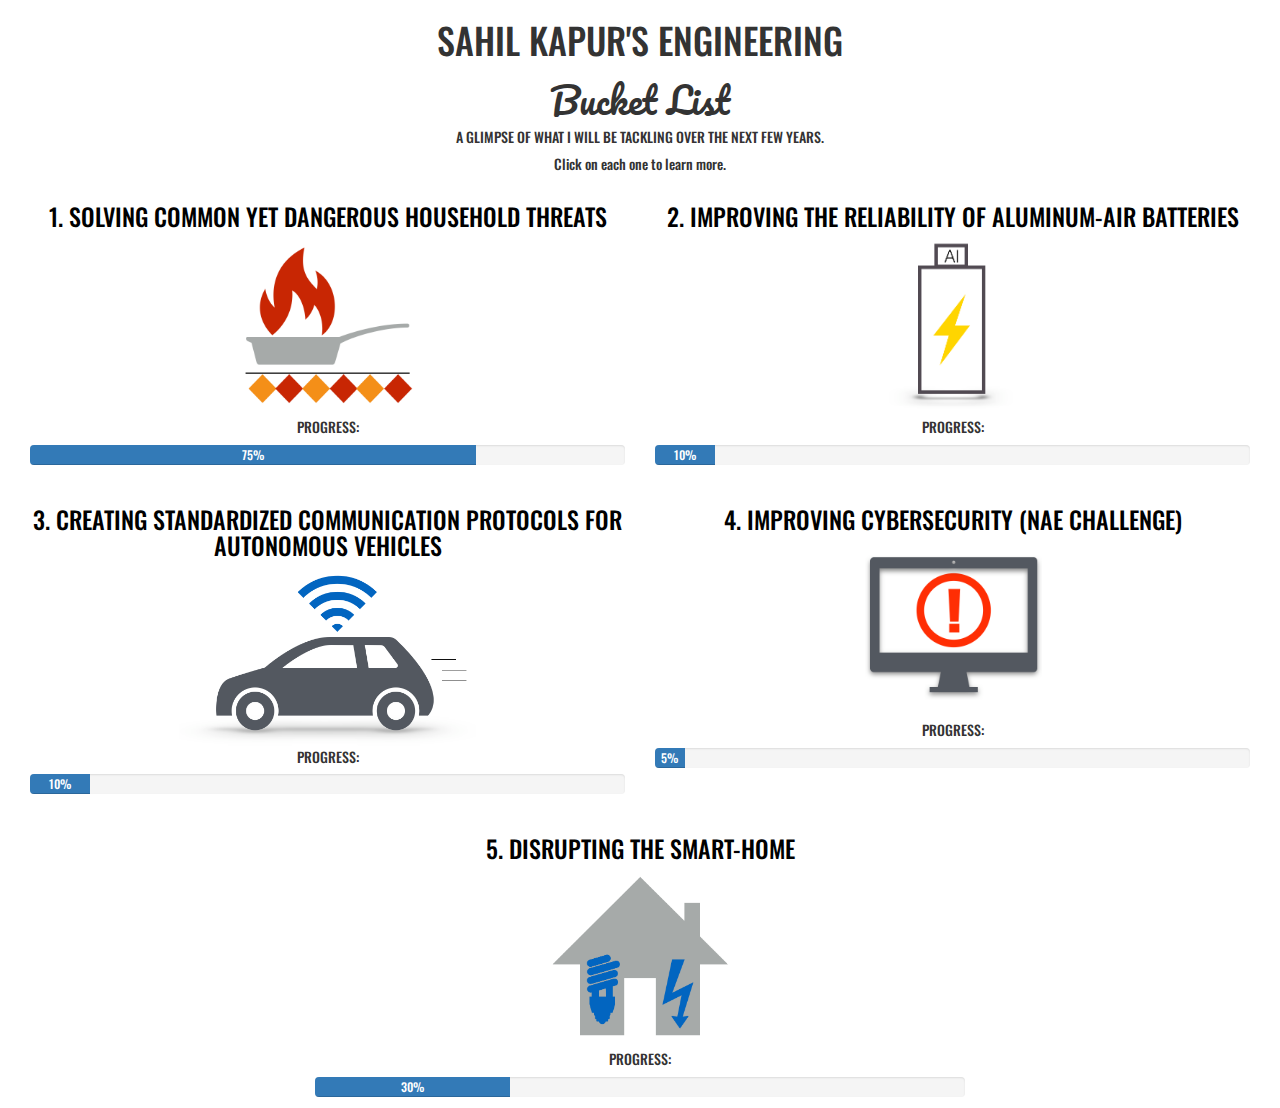
<file: index.html>
<html>
	<head>
		<meta name = "viewport" content="initial-scale=1.0">
		<link href="CSS/bootstrap.css" rel="stylesheet">
		<link href="CSS/organize.css" rel="stylesheet">
		<link rel="icon" href="icon.png">
		<link href="https://fonts.googleapis.com/css?family=Oswald|Pacifico" rel="stylesheet">
		<title>Engineering Bucket List</title>

		<script>
			function goTo(page)
			{
				window.location = page+".html";
			}
		</script>

	</head>

	<body>
		<h1 class="text-center theme-font">SAHIL KAPUR'S ENGINEERING</h1>
		<h1 class="text-center title-font">Bucket List</h1>
		<h5 class="text-center theme-font">A GLIMPSE OF WHAT I WILL BE TACKLING OVER THE NEXT FEW YEARS.
		<button class="center"><h5>Click on each one to learn more.</h5></button>

		<div class="container-fluid theme-font">
			<button class="col-md-6 custom-container" onclick="goTo(1)">
				<a href="1.html"><h3 class="text-center">1. SOLVING COMMON YET DANGEROUS HOUSEHOLD THREATS</h3>
				<img class="list-element" src="1.png"></a>
				<p class="text-center">PROGRESS:</p>
				<div class="progress custom-progress-bar">
					<div class="progress-bar" role="progressbar" aria-valuenow="75" aria-valuemin="0" aria-valuemax="100" style="width: 75%;">
						75%
					</div>
				</div>
			</button>
			<!--<hr class="hr">-->

			<button class="col-md-6 custom-container" onclick="goTo(2)" onhover="styl">
				<h3 class="text-center"><a href="2.html">2. IMPROVING THE RELIABILITY OF ALUMINUM-AIR BATTERIES</a></h3>
				<img class="list-element" src="2.png">
				<p class="text-center">PROGRESS:</p>
				<div class="progress custom-progress-bar">
					<div class="progress-bar" role="progressbar" aria-valuenow="10" aria-valuemin="0" aria-valuemax="100" style="width: 10%;">
						10%
					</div>
				</div>
			</button>

			<button class="col-md-6 custom-container" onclick="goTo(3)">
				<h3 class="text-center"><a href="3.html">3. CREATING STANDARDIZED COMMUNICATION PROTOCOLS FOR AUTONOMOUS VEHICLES</a></h3>
				<img class="list-element" src="3.png">
				<p class="text-center">PROGRESS:</p>
				<div class="progress custom-progress-bar">
					<div class="progress-bar" role="progressbar" aria-valuenow="10" aria-valuemin="0" aria-valuemax="100" style="width: 10%;">
						10%
					</div>
				</div>
			</button>

			<button class="col-md-6 custom-container" onclick="goTo(4)">
				<h3 class="text-center"><a href="4.html">4. IMPROVING CYBERSECURITY (NAE CHALLENGE)</a></h3>
				<img class="list-element" src="4.png">
				<p class="text-center">PROGRESS:</p>
				<div class="progress custom-progress-bar">
					<div class="progress-bar" role="progressbar" aria-valuenow="5" aria-valuemin="0" aria-valuemax="100" style="width: 5%;">
						5%
					</div>
				</div>
			</button>

			<div class="custom-container">
				<button class=" col-md-12 center" onclick="goTo(5)">
					<h3 class="text-center"><a href="5.html">5. DISRUPTING THE SMART-HOME</a></h3>
					<img class="list-element" src="5.png">
					<p class="text-center">PROGRESS:</p>
					<div class="progress custom-progress-bar">
						<div class="progress-bar" role="progressbar" aria-valuenow="30" aria-valuemin="0" aria-valuemax="100" style="width: 30%;">
							30%
						</div>
					</div>
				</button>
			</div>
		</div>
	</body>
</html>
</file>
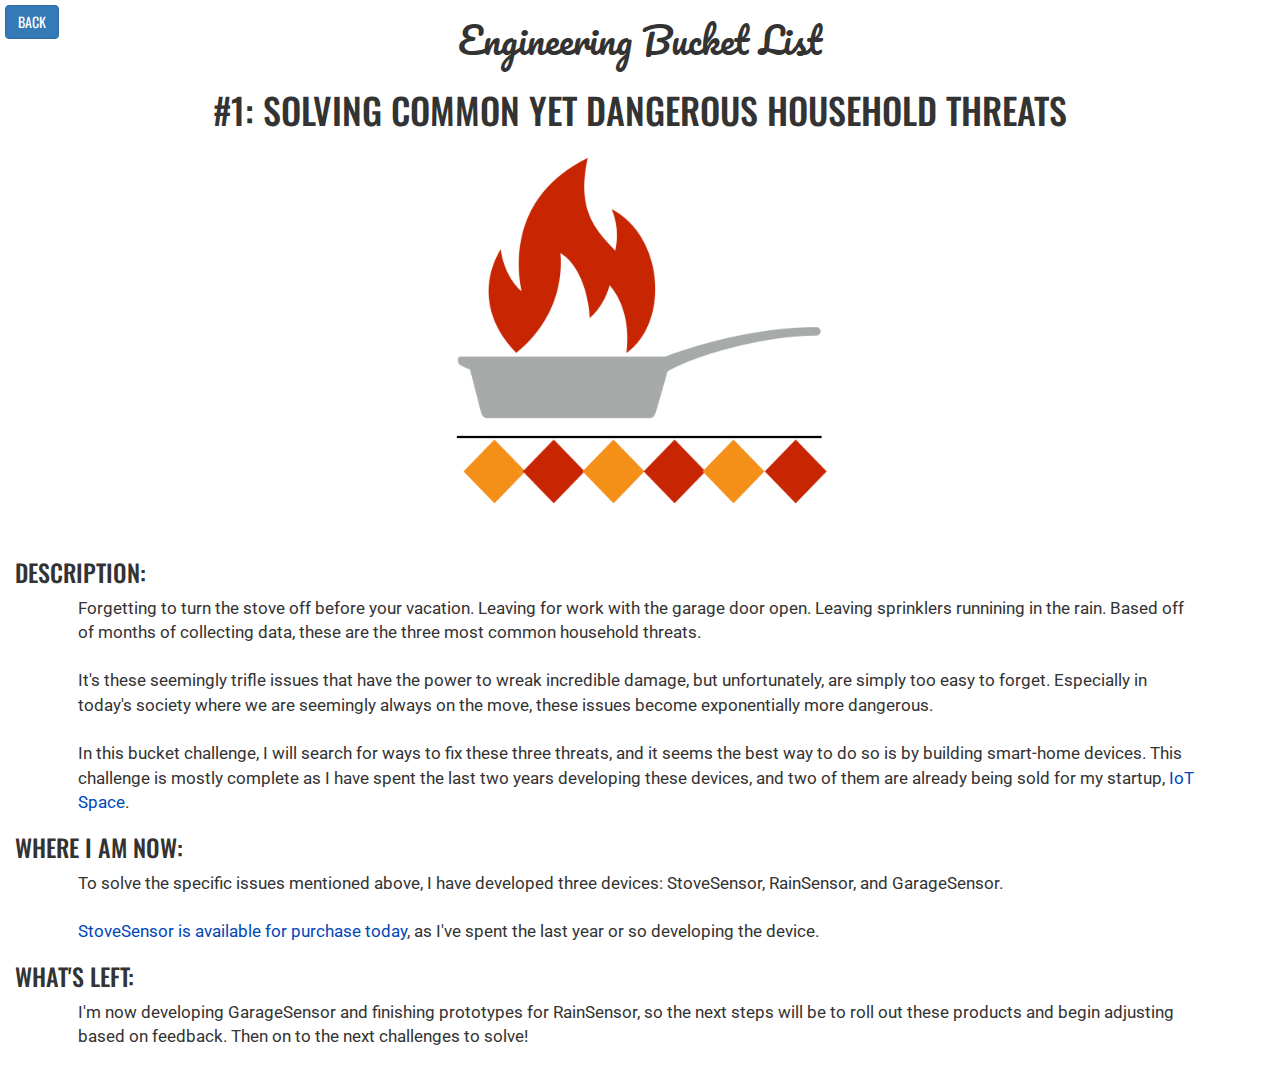
<file: 1.html>
<html>
	<head>
		<meta name = "viewport" content="initial-scale=1.0">
		<link href="CSS/bootstrap.css" rel="stylesheet">
		<link href="CSS/organize.css" rel="stylesheet">
		<link rel="icon" href="icon.png">
		<link href="https://fonts.googleapis.com/css?family=Oswald|Pacifico|Roboto" rel="stylesheet">

		<script>
			function goTo()
			{
				window.location = "index.html";
			}
		</script>

	</head>

	<body>
		<button class="btn btn-primary back theme-font" onclick="goTo()">BACK</button>
		<h1 class="text-center title-font">Engineering Bucket List</h1>

		<div class="container-fluid custom-container theme-font">
			<h1 class="text-center"> #1: SOLVING COMMON YET DANGEROUS HOUSEHOLD THREATS</h1>
			<img src="1.png" class="title-img">

			<h3 class="theme-font">DESCRIPTION:</h5>
			<p class=" description">
				Forgetting to turn the stove off before your vacation. Leaving for work with the garage door open. Leaving sprinklers runnining in the rain. Based off of months of collecting data, these are the three most common household threats.
				<br>
				<br>
				It's these seemingly trifle issues that have the power to wreak incredible damage, but unfortunately, are simply too easy to forget. Especially in today's society where we are seemingly always on the move, these issues become exponentially more dangerous.
				<br><br>
				In this bucket challenge, I will search for ways to fix these three threats, and it seems the best way to do so is by building smart-home devices. This challenge is mostly complete as I have spent the last two years developing these devices, and two of them are already being sold for my startup, <a class="blue" target="_blank" href="http://www.iotspace.tech">IoT Space</a>.


			</p>

			<h3 class="theme-font">WHERE I AM NOW:</h5>
				<p class="description">
					To solve the specific issues mentioned above, I have developed three devices: StoveSensor, RainSensor, and GarageSensor.
					<br><br>
					<a target="_blank" class="blue" href="http://www.iotspace.tech">StoveSensor is available for purchase today</a>, as I've spent the last year or so developing the device.
				</p>

			<h3 class="theme-font">WHAT'S LEFT:</h3>
				<p class="description">
					I'm now developing GarageSensor and finishing prototypes for RainSensor, so the next steps will be to roll out these products and begin adjusting based on feedback. Then on to the next challenges to solve!
				</p>
		</div>
	</body>
</html>
</file>
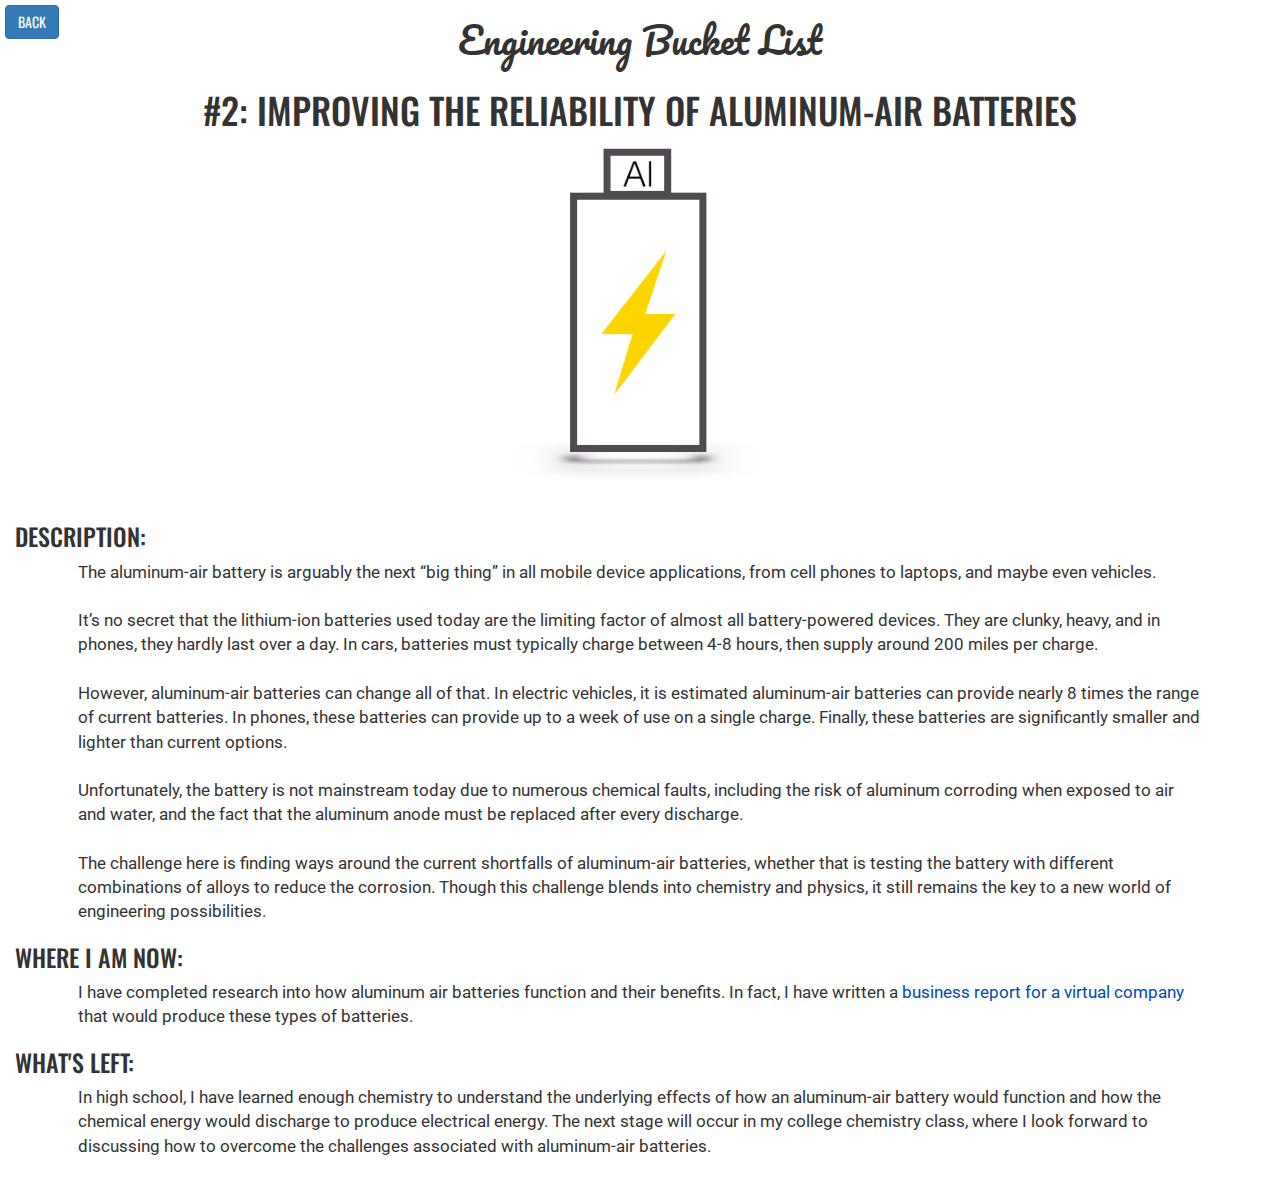
<file: 2.html>
<html>
	<head>
		<meta name = "viewport" content="initial-scale=1.0">
		<link href="CSS/bootstrap.css" rel="stylesheet">
		<link href="CSS/organize.css" rel="stylesheet">
		<link rel="icon" href="icon.png">
		<link href="https://fonts.googleapis.com/css?family=Oswald|Pacifico|Roboto" rel="stylesheet">

		<title>Engineering Bucket List</title>

		<script>
			function goTo()
			{
				window.location = "index.html";
			}
		</script>

	</head>

	<body>
		<button class="btn btn-primary back theme-font" onclick="goTo()">BACK</button>
		<h1 class="text-center title-font">Engineering Bucket List</h1>

		<div class="container-fluid custom-container theme-font">
			<h1 class="text-center"> #2: IMPROVING THE RELIABILITY OF ALUMINUM-AIR BATTERIES</h1>
			<img src="2.png" class="title-img">

			<h3 class="theme-font">DESCRIPTION:</h5>
			<p class=" description">
				The aluminum-air battery is arguably the next “big thing” in all mobile device applications, from cell phones to laptops, and maybe even vehicles.
				<br><br>
				It’s no secret that the lithium-ion batteries used today are the limiting factor of almost all battery-powered devices. They are clunky, heavy, and in phones, they hardly last over a day. In cars, batteries must typically charge between 4-8 hours, then supply around 200 miles per charge. 
				<br><br>
				However, aluminum-air batteries can change all of that. In electric vehicles, it is estimated aluminum-air batteries can provide nearly 8 times the range of current batteries. In phones, these batteries can provide up to a week of use on a single charge. Finally, these batteries are significantly smaller and lighter than current options.
				<br><br>
				Unfortunately, the battery is not mainstream today due to numerous chemical faults, including the risk of aluminum corroding when exposed to air and water, and the fact that the aluminum anode must be replaced after every discharge. 
				<br><br>
				The challenge here is finding ways around the current shortfalls of aluminum-air batteries, whether that is testing the battery with different combinations of alloys to reduce the corrosion. Though this challenge blends into chemistry and physics, it still remains the key to a new world of engineering possibilities.

			</p>

			<h3 class="theme-font">WHERE I AM NOW:</h5>
				<p class="description">
					I have completed research into how aluminum air batteries function and their benefits. In fact, I have written a <a class="blue" href="flexbattery.pdf" target="_blank">business report for a virtual company</a> that would produce these types of batteries.					
				</p>

			<h3 class="theme-font">WHAT'S LEFT:</h3>
				<p class="description">
					In high school, I have learned enough chemistry to understand the underlying effects of how an aluminum-air battery would function and how the chemical energy would discharge to produce electrical energy. The next stage will occur in my college chemistry class, where I look forward to discussing how to overcome the challenges associated with aluminum-air batteries.
				</p>
		</div>
	</body>
</html>
</file>
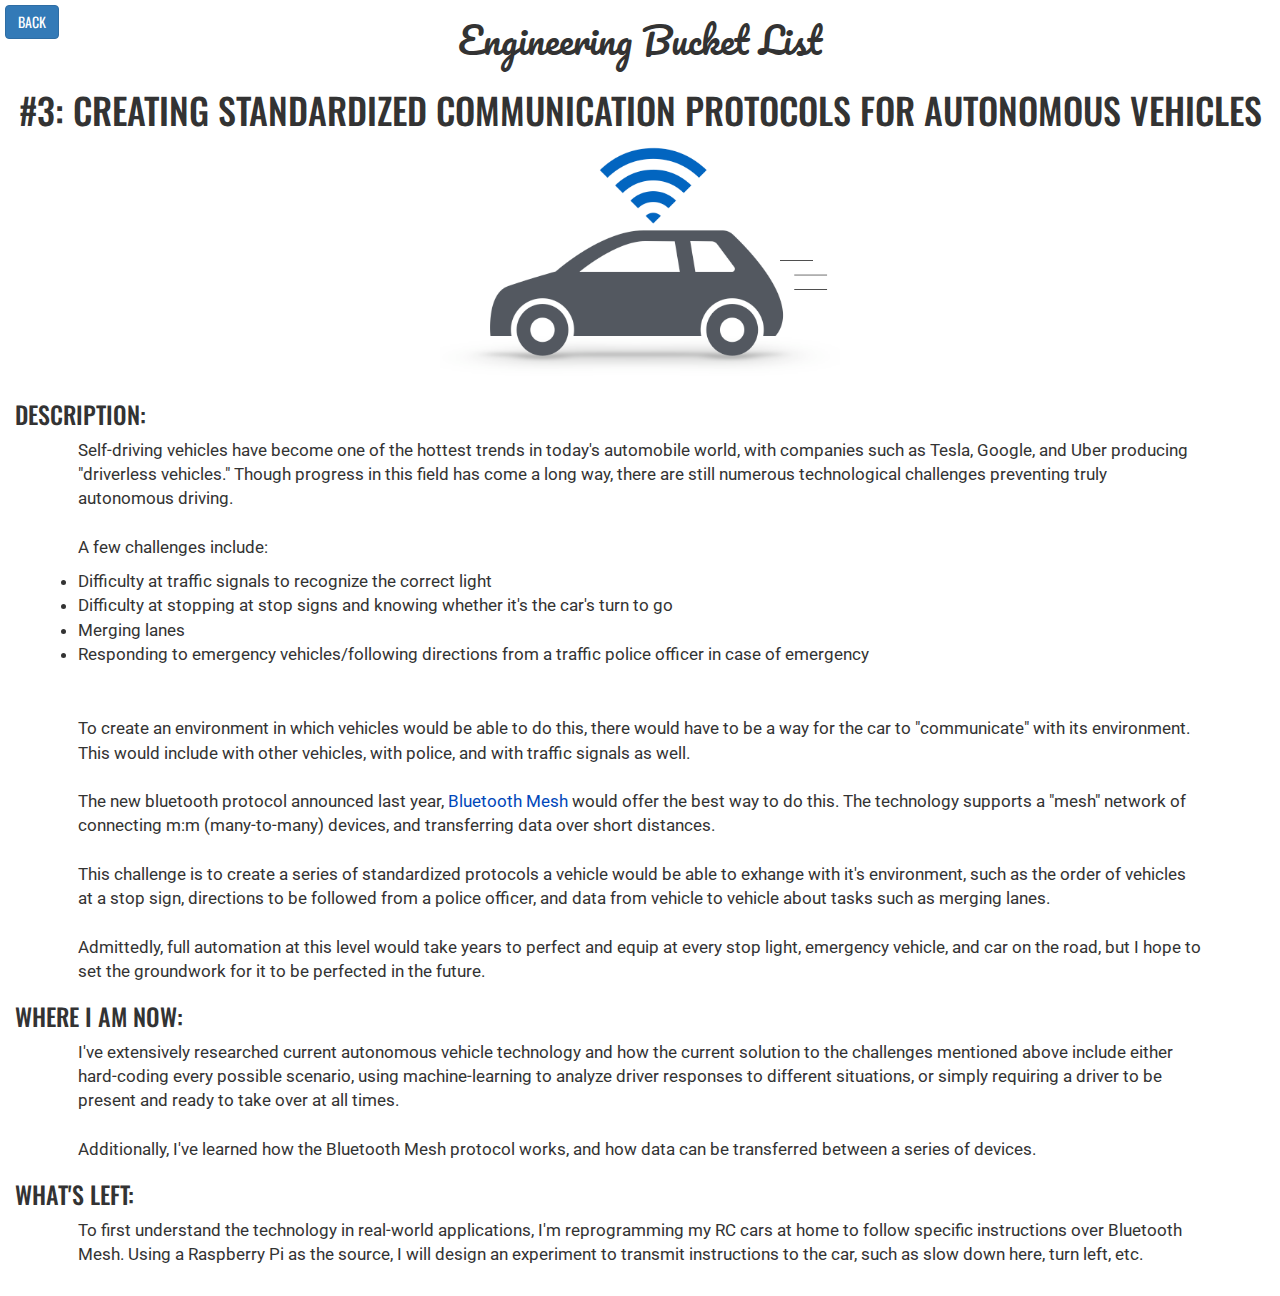
<file: 3.html>
<html>
	<head>
		<meta name = "viewport" content="initial-scale=1.0">
		<link href="CSS/bootstrap.css" rel="stylesheet">
		<link href="CSS/organize.css" rel="stylesheet">
		<link rel="icon" href="icon.png">
		<link href="https://fonts.googleapis.com/css?family=Oswald|Pacifico|Roboto" rel="stylesheet">

		<title>Engineering Bucketlist</title>

		<script>
			function goTo()
			{
				window.location = "index.html";
			}
		</script>

	</head>

	<body>
		<button class="btn btn-primary back theme-font" onclick="goTo()">BACK</button>
		<h1 class="text-center title-font">Engineering Bucket List</h1>

		<div class="container-fluid custom-container theme-font">
			<h1 class="text-center"> #3: CREATING STANDARDIZED COMMUNICATION PROTOCOLS FOR AUTONOMOUS VEHICLES</h1>
			<img src="3.png" class="title-img">

			<h3 class="theme-font">DESCRIPTION:</h5>
			<p class=" description">
				Self-driving vehicles have become one of the hottest trends in today's automobile world, with companies such as Tesla, Google, and Uber producing "driverless vehicles." Though progress in this field has come a long way, there are still numerous technological challenges preventing truly autonomous driving.
				<br><br>
				A few challenges include:
			</p>
			<ul class="description">
				<li>Difficulty at traffic signals to recognize the correct light</li>
				<li>Difficulty at stopping at stop signs and knowing whether it's the car's turn to go</li>
				<li>Merging lanes</li>
				<li>Responding to emergency vehicles/following directions from a traffic police officer in case of emergency</li>
			</ul>
			<br><br>
			<p class="description">
				To create an environment in which vehicles would be able to do this, there would have to be a way for the car to "communicate" with its environment. This would include with other vehicles, with police, and with traffic signals as well.<br><br>

				The new bluetooth protocol announced last year, <a href="https://www.bluetooth.com/bluetooth-technology/topology-options/le-mesh" target="_blank" class="blue">Bluetooth Mesh</a> would offer the best way to do this. The technology supports a "mesh" network of connecting m:m (many-to-many) devices, and transferring data over short distances. 
				<br><br>

				This challenge is to create a series of standardized protocols a vehicle would be able to exhange with it's environment, such as the order of vehicles at a stop sign, directions to be followed from a police officer, and data from vehicle to vehicle about tasks such as merging lanes.
				<br><br>
				Admittedly, full automation at this level would take years to perfect and equip at every stop light, emergency vehicle, and car on the road, but I hope to set the groundwork for it to be perfected in the future.


			</p>

			<h3 class="theme-font">WHERE I AM NOW:</h5>
				<p class="description">
					I've extensively researched current autonomous vehicle technology and how the current solution to the challenges mentioned above include either hard-coding every possible scenario, using machine-learning to analyze driver responses to different situations, or simply requiring a driver to be present and ready to take over at all times.
					<br>
					<br>
					Additionally, I've learned how the Bluetooth Mesh protocol works, and how data can be transferred between a series of devices.
				</p>

			<h3 class="theme-font">WHAT'S LEFT:</h3>
			<p class="description">
				To first understand the technology in real-world applications, I'm reprogramming my RC cars at home to follow specific instructions over Bluetooth Mesh. Using a Raspberry Pi as the source, I will design an experiment to transmit instructions to the car, such as slow down here, turn left, etc.
			</p>  

		</div>
	</body>
</html>
</file>
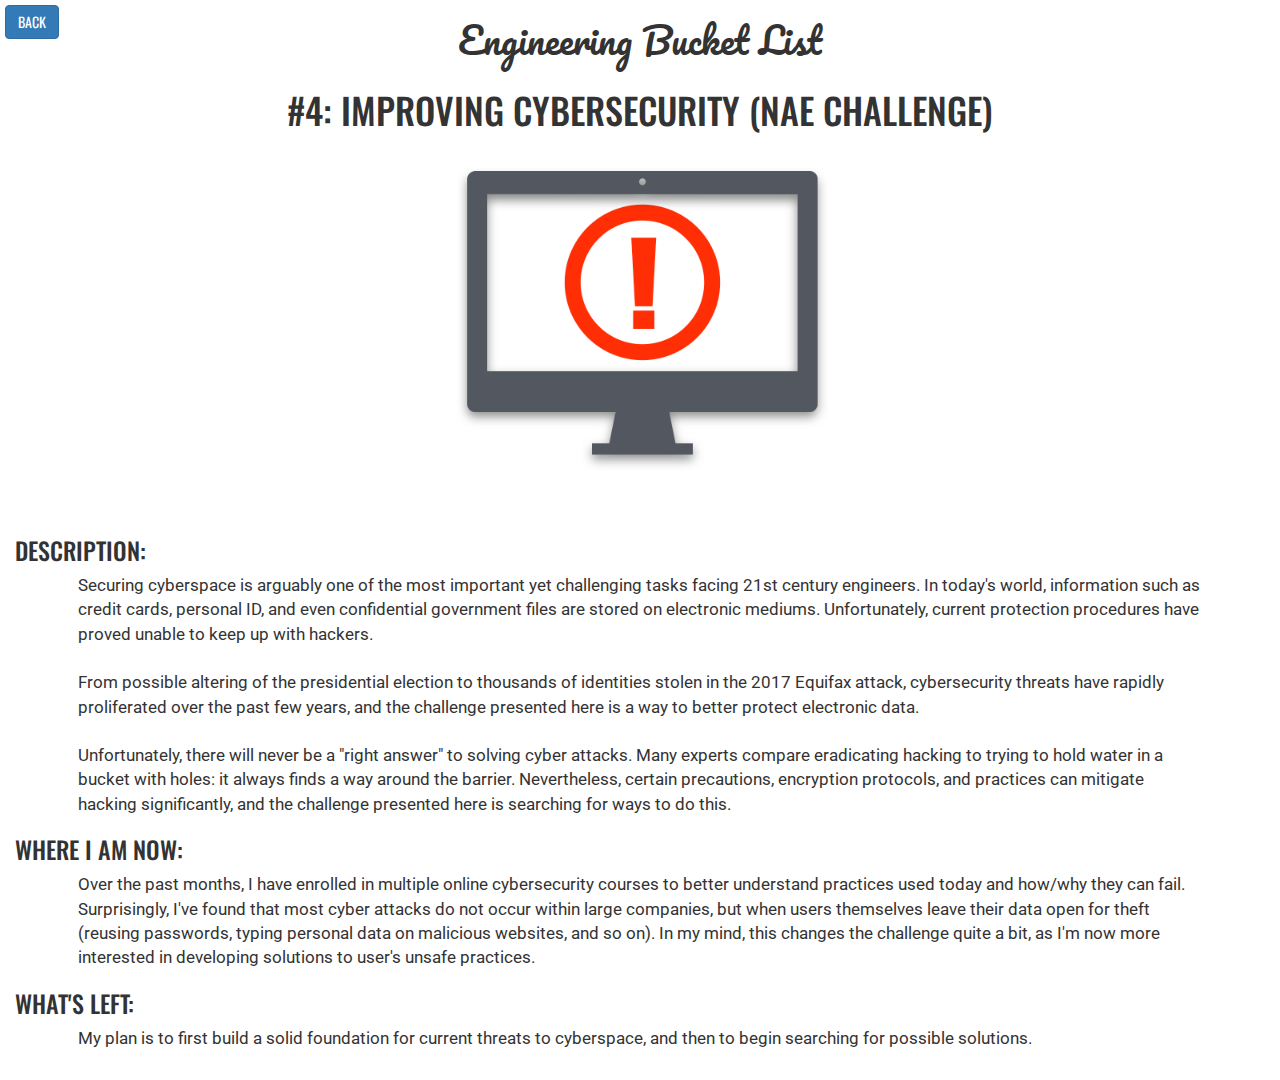
<file: 4.html>
<html>
	<head>
		<meta name = "viewport" content="initial-scale=1.0">
		<link href="CSS/bootstrap.css" rel="stylesheet">
		<link href="CSS/organize.css" rel="stylesheet">
		<link rel="icon" href="icon.png">
		<link href="https://fonts.googleapis.com/css?family=Oswald|Pacifico|Roboto" rel="stylesheet">

		<script>
			function goTo()
			{
				window.location = "index.html";
			}
		</script>

	</head>

	<body>
		<button class="btn btn-primary back theme-font" onclick="goTo()">BACK</button>
		<h1 class="text-center title-font">Engineering Bucket List</h1>

		<div class="container-fluid custom-container theme-font">
			<h1 class="text-center"> #4: IMPROVING CYBERSECURITY (NAE CHALLENGE)</h1>
			<img src="4.png" class="title-img">

			<h3 class="theme-font">DESCRIPTION:</h5>
			<p class=" description">
				Securing cyberspace is arguably one of the most important yet challenging tasks facing 21st century engineers. In today's world, information such as credit cards, personal ID, and even confidential government files are stored on electronic mediums. Unfortunately, current protection procedures have proved unable to keep up with hackers.
				<br><br>
				From possible altering of the presidential election to thousands of identities stolen in the 2017 Equifax attack, cybersecurity threats have rapidly proliferated over the past few years, and the challenge presented here is a way to better protect electronic data.
				<br><br>
				Unfortunately, there will never be a "right answer" to solving cyber attacks. Many experts compare eradicating hacking to trying to hold water in a bucket with holes: it always finds a way around the barrier. Nevertheless, certain precautions, encryption protocols, and practices can mitigate hacking significantly, and the challenge presented here is searching for ways to do this.


			</p>

			<h3 class="theme-font">WHERE I AM NOW:</h5>
				<p class="description">
					Over the past months, I have enrolled in multiple online cybersecurity courses to better understand practices used today and how/why they can fail. Surprisingly, I've found that most cyber attacks do not occur within large companies, but when users themselves leave their data open for theft (reusing passwords, typing personal data on malicious websites, and so on). In my mind, this changes the challenge quite a bit, as I'm now more interested in developing solutions to user's unsafe practices.
				</p>

			<h3 class="theme-font">WHAT'S LEFT:</h3>
				<p class="description">My plan is to first build a solid foundation for current threats to cyberspace, and then to begin searching for possible solutions.</p>

		</div>
	</body>
</html>
</file>
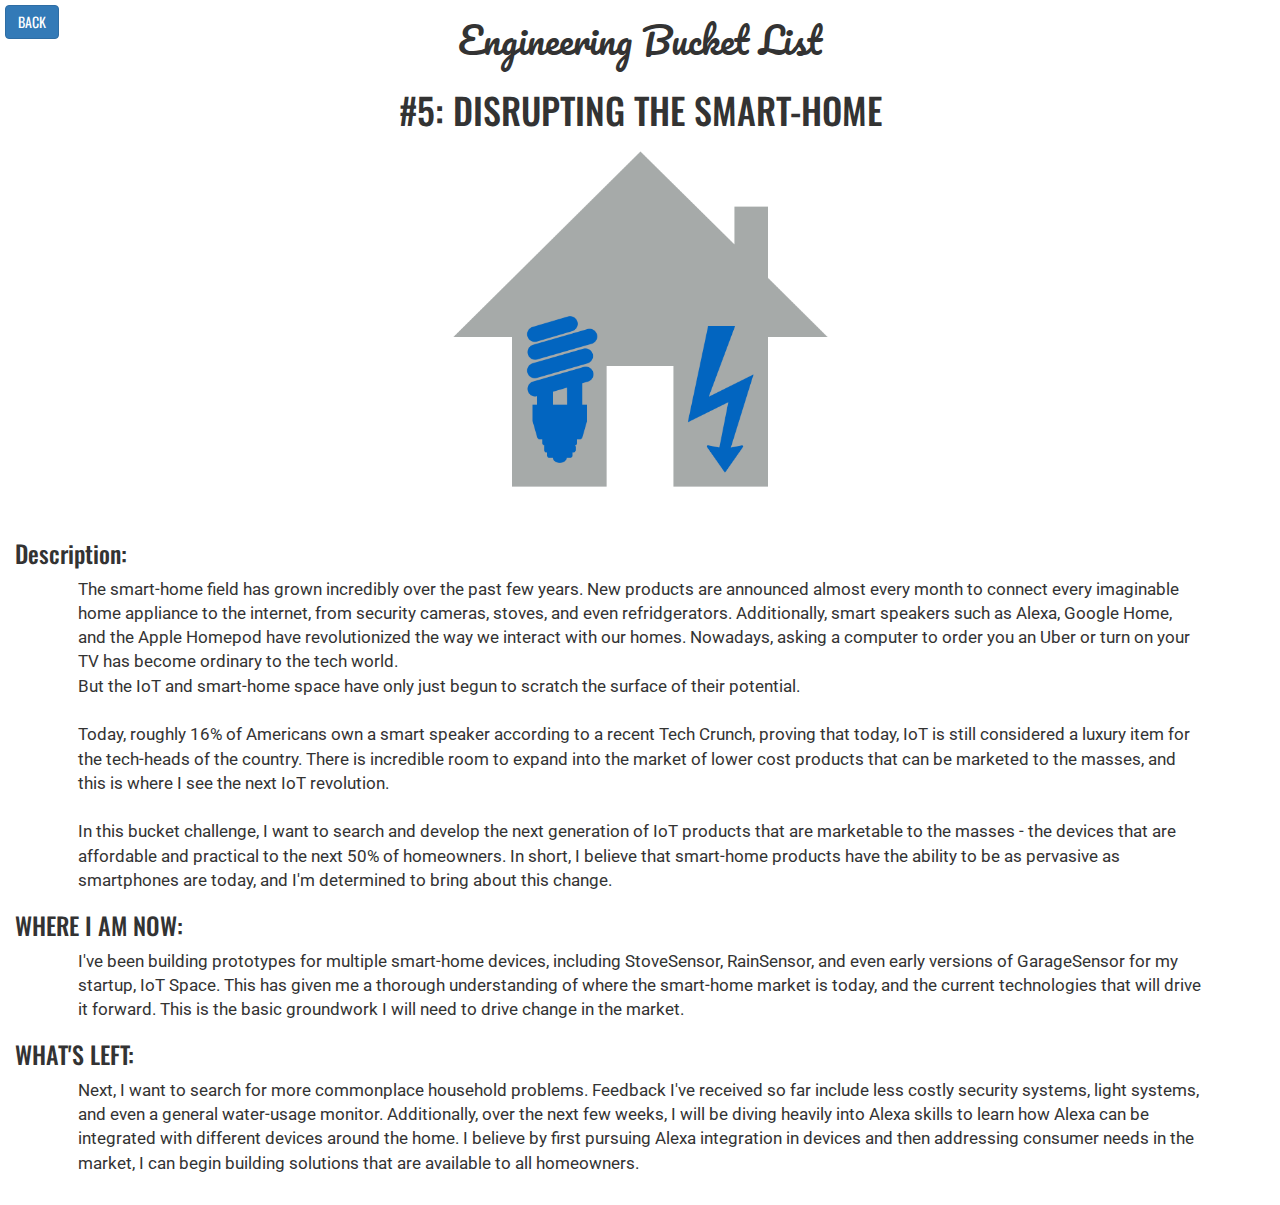
<file: 5.html>
<html>
	<head>
		<meta name = "viewport" content="initial-scale=1.0">
		<link href="CSS/bootstrap.css" rel="stylesheet">
		<link href="CSS/organize.css" rel="stylesheet">
		<link rel="icon" href="icon.png">
		<link href="https://fonts.googleapis.com/css?family=Oswald|Pacifico|Roboto" rel="stylesheet">

		<script>
			function goTo()
			{
				window.location = "index.html";
			}
		</script>

	</head>

	<body>
		<button class="btn btn-primary back theme-font" onclick="goTo()">BACK</button>
		<h1 class="text-center title-font">Engineering Bucket List</h1>

		<div class="container-fluid custom-container theme-font">
			<h1 class="text-center"> #5: DISRUPTING THE SMART-HOME</h1>
			<img src="5.png" class="title-img">

			<h3 class="theme-font">Description:</h3>
			<p class=" description">
				The smart-home field has grown incredibly over the past few years. New products are announced almost every month to connect every imaginable home appliance to the internet, from security cameras, stoves, and even refridgerators. Additionally, smart speakers such as Alexa, Google Home, and the Apple Homepod have revolutionized the way we interact with our homes. Nowadays, asking a computer to order you an Uber or turn on your TV has become ordinary to the tech world.
				<br>
				But the IoT and smart-home space have only just begun to scratch the surface of their potential.<br><br>
				Today, roughly 16% of Americans own a smart speaker according to a recent Tech Crunch, proving that today, IoT is still considered a luxury item for the tech-heads of the country. There is incredible room to expand into the market of lower cost products that can be marketed to the masses, and this is where I see the next IoT revolution.
				<br><br>
				In this bucket challenge, I want to search and develop the next generation of IoT products that are marketable to the masses - the devices that are affordable and practical to the next 50% of homeowners. In short, I believe that smart-home products have the ability to be as pervasive as smartphones are today, and I'm determined to bring about this change.


			</p>

			<h3 class="theme-font">WHERE I AM NOW:</h5>
				<p class="description">
					I've been building prototypes for multiple smart-home devices, including StoveSensor, RainSensor, and even early versions of GarageSensor for my startup, IoT Space. This has given me a thorough understanding of where the smart-home market is today, and the current technologies that will drive it forward. This is the basic groundwork I will need to drive change in the market.
				</p>

			<h3 class="theme-font">WHAT'S LEFT:</h3>
				<p class="description">
					Next, I want to search for more commonplace household problems. Feedback I've received so far include less costly security systems, light systems, and even a general water-usage monitor. Additionally, over the next few weeks, I will be diving heavily into Alexa skills to learn how Alexa can be integrated with different devices around the home. I believe by first pursuing Alexa integration in devices and then addressing consumer needs in the market, I can begin building solutions that are available to all homeowners.
				</p>
		</div>
	</body>
</html>
</file>
<file: CSS/organize.css>
.theme-font {
	font-family: 'Oswald', sans-serif;
}

.title-font {
	font-family: 'Pacifico', cursive;
}

.custom-progress-bar
{
	margin: 0px auto;
	display: block;
	max-width: 650px;
}

.hr {
	width: 90%;
	border-top: 1px solid #000000;
}

.center {
	text-align: center;
	margin: 0px auto;
	display: block;
}

.list-element {
	margin: 0px auto;
	display: block;
	height: 20% ;
}

.custom-container {
	margin: 0px auto;
	display: block;
	padding-bottom: 20px;
}

button {
	background-color: #ffffff;
	border: none;
}

.blue {
	color: #0047ba;
}

a {
	color: black;
}

.title-img {
	width: 50%;
	margin: 0px auto;
	max-width: 400px;
	min-width: 200px;
	display: block;
}

ul {
	padding-left: 10px;
}

.description {
	font-family: 'Roboto', sans-serif;
	padding-left: 5%;
	padding-right: 5%;
	font-size: 17px;
}

.back {
	position: absolute;
	left: 5px;
	top: 5px;
}
</file>
